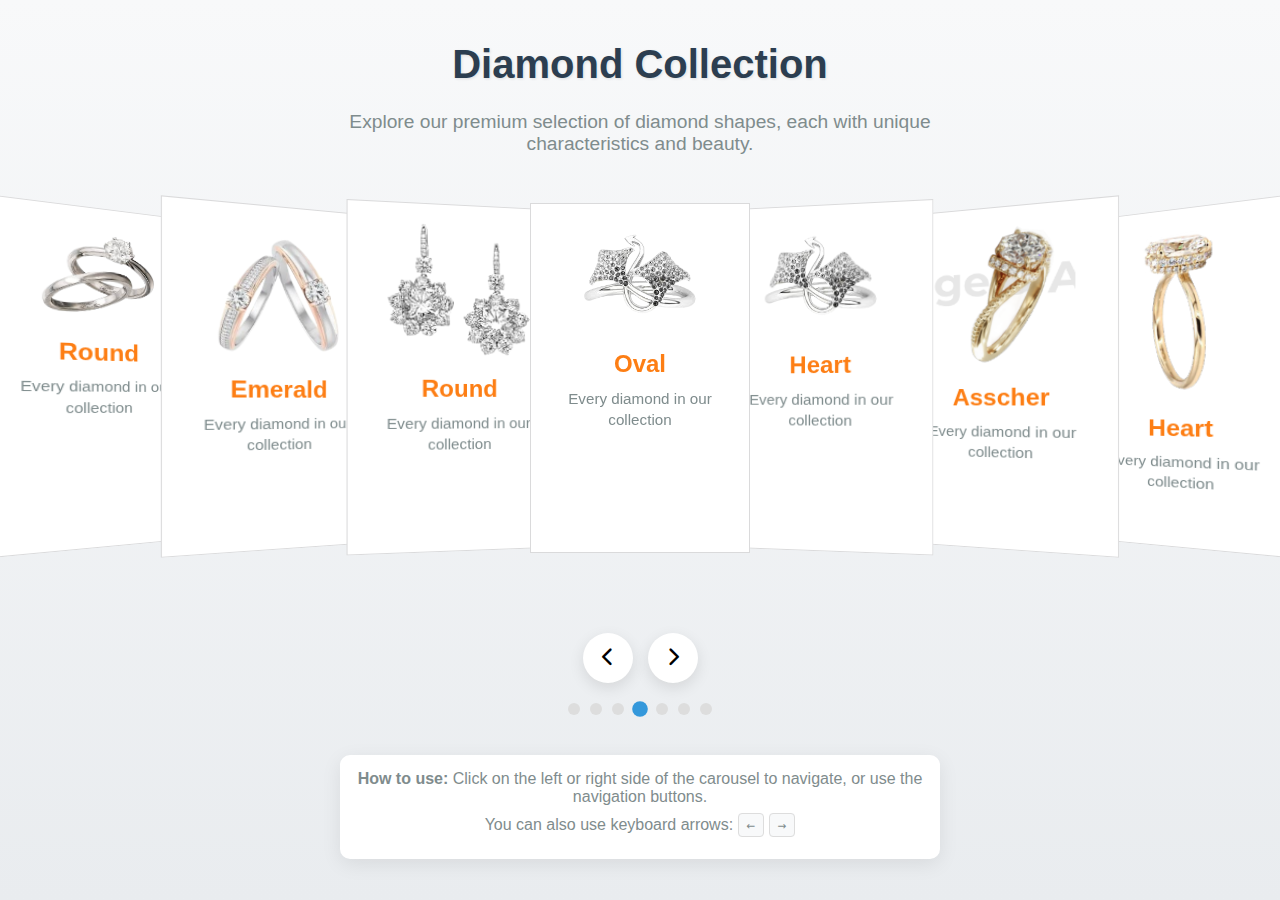
<file: cards.html>
<!DOCTYPE html>
<html lang="en">
<head>
    <meta charset="UTF-8">
    <meta name="viewport" content="width=device-width, initial-scale=1.0">
    <title>3D Diamond Carousel</title>
    <link rel="stylesheet" href="https://cdnjs.cloudflare.com/ajax/libs/font-awesome/6.4.0/css/all.min.css">
    <style>
        * {
            margin: 0;
            padding: 0;
            box-sizing: border-box;
        }
        
        body {
            font-family: 'Segoe UI', Tahoma, Geneva, Verdana, sans-serif;
            background: linear-gradient(to bottom, #f8f9fa, #e9ecef);
            min-height: 100vh;
            display: flex;
            justify-content: center;
            align-items: center;
            padding: 20px;
        }
        
        .container {
            max-width: 1200px;
            width: 100%;
            text-align: center;
        }
        
        .title {
            font-size: 2.5rem;
            font-weight: 700;
            margin-bottom: 1.5rem;
            color: #2c3e50;
            text-shadow: 1px 1px 3px rgba(0,0,0,0.1);
        }
        
        .subtitle {
            font-size: 1.2rem;
            color: #7f8c8d;
            margin-bottom: 3rem;
            max-width: 600px;
            margin-left: auto;
            margin-right: auto;
        }
        
        .carousel-container {
            position: relative;
            width: 100%;
            height: 400px;
            margin: 0 auto;
            perspective: 1000px;
        }
        
        .carousel {
            position: relative;
            width: 100%;
            height: 100%;
            transform-style: preserve-3d;
            transition: transform 0.8s cubic-bezier(0.17, 0.67, 0.83, 0.67);
        }
        
        .card {
            position: absolute;
            width: 220px;
            height: 350px;
            background: white;
            /* border-radius: 12px; */
            border:#dadadb solid 1px;
            display: flex;
            flex-direction: column;
            align-items: center;
            justify-content: flex-start;
            padding: 20px;
            transition: all 0.5s ease;
            backface-visibility: hidden;
            cursor: pointer;
            left: 0;
            right: 0;
            margin: 0 auto;
            /* -webkit-box-reflect: below 0 linear-gradient(transparent, transparent, rgba(0,0,0,0.4)); */
        }
        
        .card-img {
            max-width: 80%;
            height: auto;
            margin-bottom: 20px;
        }
        
        .card-title {
            font-weight: 600;
            font-size: 1.5rem;
            margin-bottom: 10px;
            color: #fd7e14;
        }
        
        .card-desc {
            color: #7f8c8d;
            font-size: 0.95rem;
            text-align: center;
            line-height: 1.4;
            padding: 0 10px;
        }
        
        .navigation {
            margin-top: 30px;
            display: flex;
            justify-content: center;
            gap: 15px;
        }
        
        .nav-btn {
            width: 50px;
            height: 50px;
            border-radius: 50%;
            background: white;
            border: none;
            box-shadow: 0 5px 15px rgba(0, 0, 0, 0.1);
            display: flex;
            align-items: center;
            justify-content: center;
            cursor: pointer;
            transition: all 0.3s ease;
            font-size: 1.2rem;
        }
        
        .nav-btn:hover {
            background: #3498db;
            color: white;
            transform: scale(1.1);
        }
        
        .dots {
            display: flex;
            justify-content: center;
            margin-top: 20px;
            gap: 10px;
        }
        
        .dot {
            width: 12px;
            height: 12px;
            border-radius: 50%;
            background: #ddd;
            cursor: pointer;
            transition: all 0.3s ease;
        }
        
        .dot.active {
            background: #3498db;
            transform: scale(1.3);
        }
        
        .instructions {
            margin-top: 40px;
            padding: 15px;
            background: white;
            border-radius: 10px;
            box-shadow: 0 5px 20px rgba(0, 0, 0, 0.08);
            max-width: 600px;
            margin-left: auto;
            margin-right: auto;
        }
        
        .instructions p {
            color: #7f8c8d;
            margin-bottom: 10px;
        }
        
        .instructions kbd {
            background: #f8f9fa;
            padding: 3px 8px;
            border-radius: 4px;
            border: 1px solid #ddd;
            font-size: 0.9rem;
        }
        
        @media (max-width: 768px) {
            .title {
                font-size: 2rem;
            }
            
            .subtitle {
                font-size: 1rem;
            }
            
            .carousel-container {
                height: 350px;
            }
            
            .card {
                width: 180px;
                height: 300px;
            }
            
            .card-img {
                max-width: 70%;
            }
            
            .card-title {
                font-size: 1.3rem;
            }
        }
    </style>
</head>
<body>
    <div class="container">
        <h1 class="title">Diamond Collection</h1>
        <p class="subtitle">Explore our premium selection of diamond shapes, each with unique characteristics and beauty.</p>
        
        <div class="carousel-container">
            <div class="carousel" id="carousel">
                <!-- Cards will be dynamically inserted here -->
            </div>
        </div>
        
        <div class="navigation">
            <button class="nav-btn" id="prevBtn">
                <i class="fas fa-chevron-left"></i>
            </button>
            <button class="nav-btn" id="nextBtn">
                <i class="fas fa-chevron-right"></i>
            </button>
        </div>
        
        <div class="dots" id="dots">
            <!-- Dots will be dynamically inserted here -->
        </div>
        
        <div class="instructions">
            <p><strong>How to use:</strong> Click on the left or right side of the carousel to navigate, or use the navigation buttons.</p>
            <p>You can also use keyboard arrows: <kbd>←</kbd> <kbd>→</kbd></p>
        </div>
    </div>

    <script>
        document.addEventListener('DOMContentLoaded', function() {
            const carousel = document.getElementById('carousel');
            const dotsContainer = document.getElementById('dots');
            const prevBtn = document.getElementById('prevBtn');
            const nextBtn = document.getElementById('nextBtn');
            
            // Card data matching the image
            const cardData = [
                { title: "Round", desc: "Every diamond in our collection", img: "card1.png" },
                { title: "Emerald", desc: "Every diamond in our collection", img: "card2.png" },
                { title: "Round", desc: "Every diamond in our collection", img: "card3.png" },
                { title: "Oval", desc: "Every diamond in our collection", img: "card4.png" },
                { title: "Heart", desc: "Every diamond in our collection", img: "card4.png" },
                { title: "Asscher", desc: "Every diamond in our collection", img: "ring1.png" },
                { title: "Heart", desc: "Every diamond in our collection", img: "ring2.png" }
            ];
            
            let currentIndex = Math.floor(cardData.length / 2); // Start with middle card centered
            const totalCards = cardData.length;
            const visibleCards = 7; // Show all 7 cards
            
            // Initialize carousel
            function initCarousel() {
                // Create cards
                carousel.innerHTML = '';
                cardData.forEach((data, index) => {
                    const card = document.createElement('div');
                    card.className = 'card';
                    card.innerHTML = `
                        <img src="${data.img}" class="card-img" alt="${data.title}">
                        <h3 class="card-title">${data.title}</h3>
                        <p class="card-desc">${data.desc}</p>
                    `;
                    carousel.appendChild(card);
                });
                
                // Create dots
                dotsContainer.innerHTML = '';
                for (let i = 0; i < totalCards; i++) {
                    const dot = document.createElement('div');
                    dot.className = 'dot';
                    if (i === currentIndex) dot.classList.add('active');
                    dot.addEventListener('click', () => {
                        goToCard(i);
                    });
                    dotsContainer.appendChild(dot);
                }
                
                positionCards();
            }
            
            // Position cards in 3D space
            // Position cards in 3D space
function positionCards() {
    const cards = document.querySelectorAll('.card');
    const centerIndex = Math.floor(visibleCards / 2);
    
    cards.forEach((card, index) => {
        // Calculate position relative to center
        let position = index - currentIndex;
        
        // Handle wrapping for circular carousel (shortest path)
        if (position < -totalCards / 2) position += totalCards;
        if (position > totalCards / 2) position -= totalCards;
        
        // Calculate properties based on position
        const absPos = Math.abs(position);
        const zIndex = visibleCards - absPos;
        const scale = 1 - absPos * 0.01; // Reduced scaling factor for subtler height variation
        const offsetX = position * 180; // Adjusted for overlap
        const rotateDeg = -position * 15; // Tilt for 3D plane effect
        const zTranslate = -absPos * 0; // Subtle depth
        
        // Apply styles
        card.style.opacity = '1';
        card.style.zIndex = zIndex;
        card.style.pointerEvents = 'all';
        card.style.transform = `translate3d(${offsetX}px, 0, ${zTranslate}px) rotateY(${rotateDeg}deg) scale(${scale})`;
        
        // Add active class to center card
        if (position === 0) {
            card.classList.add('active');
        } else {
            card.classList.remove('active');
        }
    });
    
    updateDots();
}
            // Update dot indicators
            function updateDots() {
                const dots = document.querySelectorAll('.dot');
                dots.forEach((dot, index) => {
                    dot.classList.toggle('active', index === currentIndex);
                });
            }
            
            // Go to specific card
            function goToCard(index) {
                currentIndex = index;
                positionCards();
            }
            
            // Next card
            function nextCard() {
                currentIndex = (currentIndex + 1) % totalCards;
                positionCards();
            }
            
            // Previous card
            function prevCard() {
                currentIndex = (currentIndex - 1 + totalCards) % totalCards;
                positionCards();
            }
            
            // Click on carousel container to navigate
            carousel.parentElement.addEventListener('click', (e) => {
                const rect = carousel.parentElement.getBoundingClientRect();
                const clickX = e.clientX - rect.left;
                const width = rect.width;
                
                if (clickX < width / 3) {
                    // Clicked on left third
                    prevCard();
                } else if (clickX > (width / 3) * 2) {
                    // Clicked on right third
                    nextCard();
                }
            });
            
            // Keyboard navigation
            document.addEventListener('keydown', (e) => {
                if (e.key === 'ArrowLeft') {
                    prevCard();
                } else if (e.key === 'ArrowRight') {
                    nextCard();
                }
            });
            
            // Button event listeners
            prevBtn.addEventListener('click', prevCard);
            nextBtn.addEventListener('click', nextCard);
            
            // Initialize the carousel
            initCarousel();
            
            // Auto rotation
            let autoRotate = setInterval(nextCard, 4000);
            
            // Pause auto rotation on hover
            carousel.addEventListener('mouseenter', () => {
                clearInterval(autoRotate);
            });
            
            carousel.addEventListener('mouseleave', () => {
                autoRotate = setInterval(nextCard, 4000);
            });
        });
    </script>
</body>
</html>
</file>
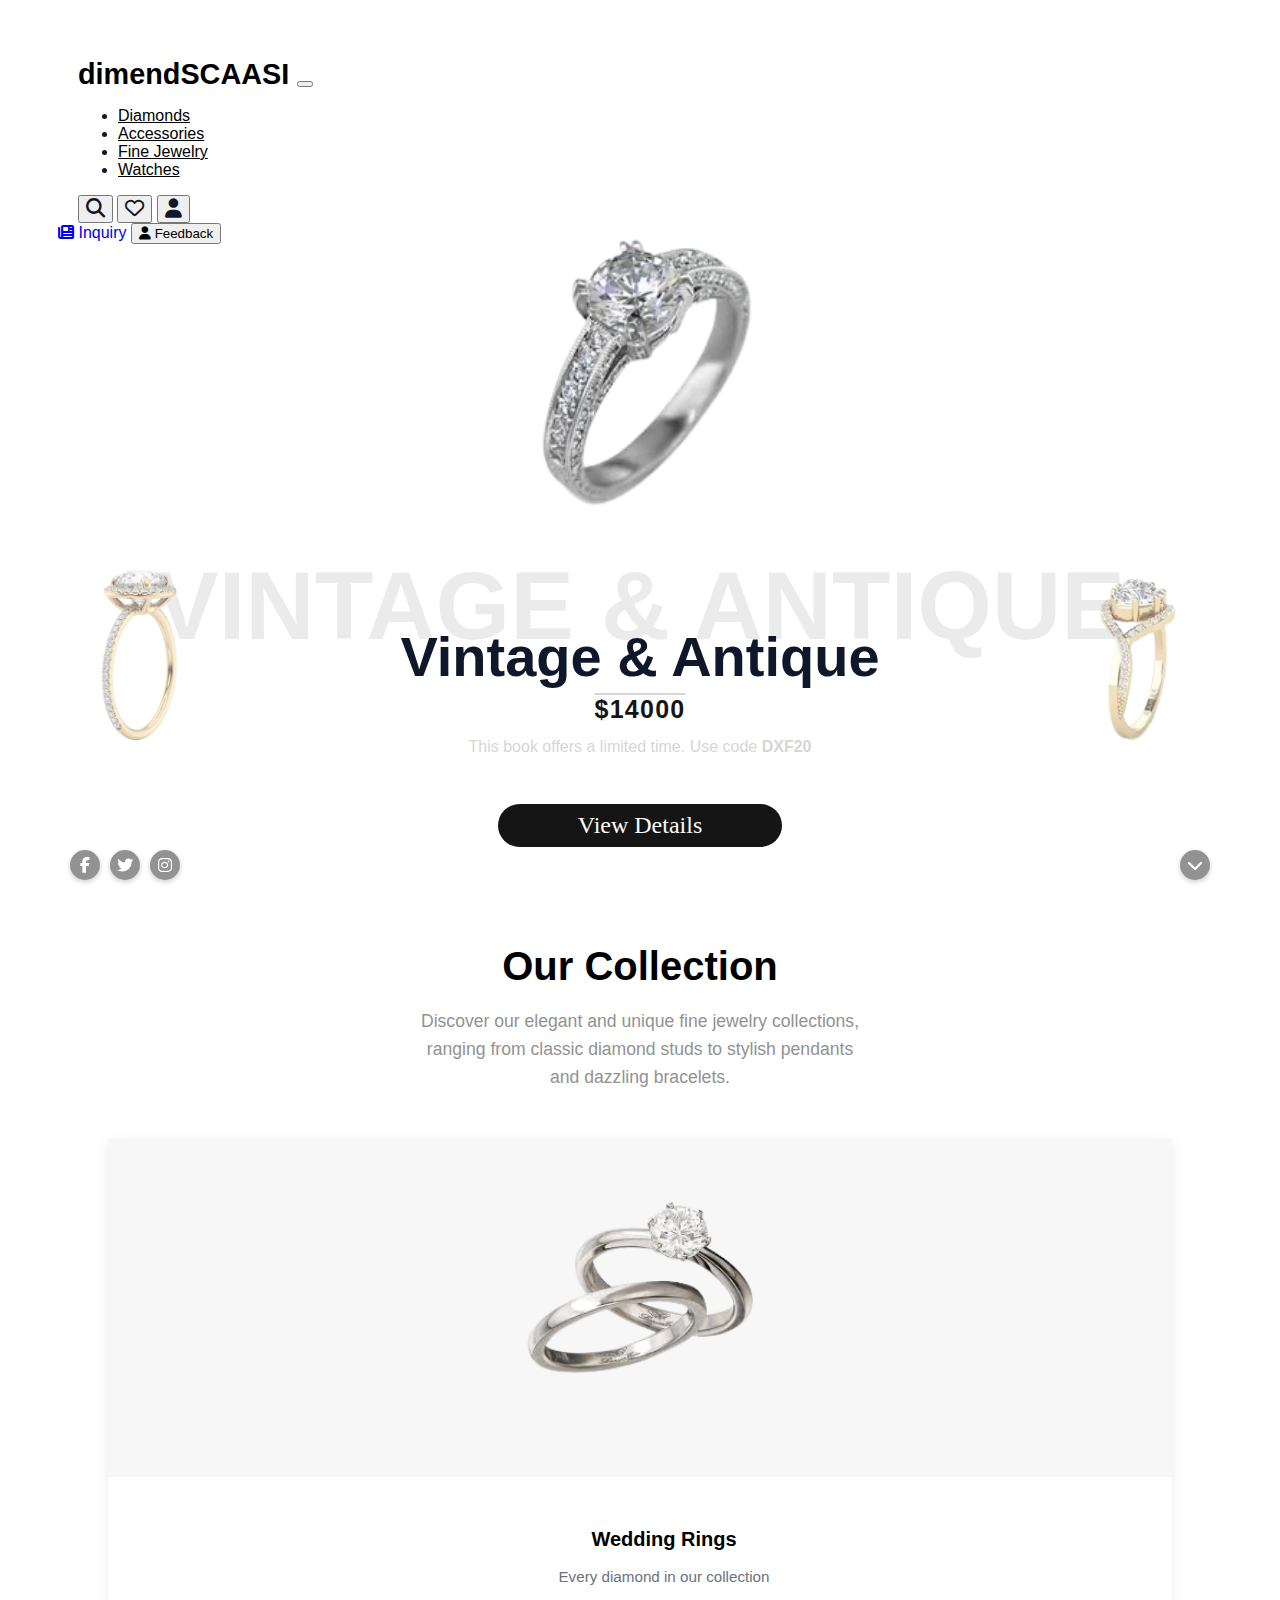
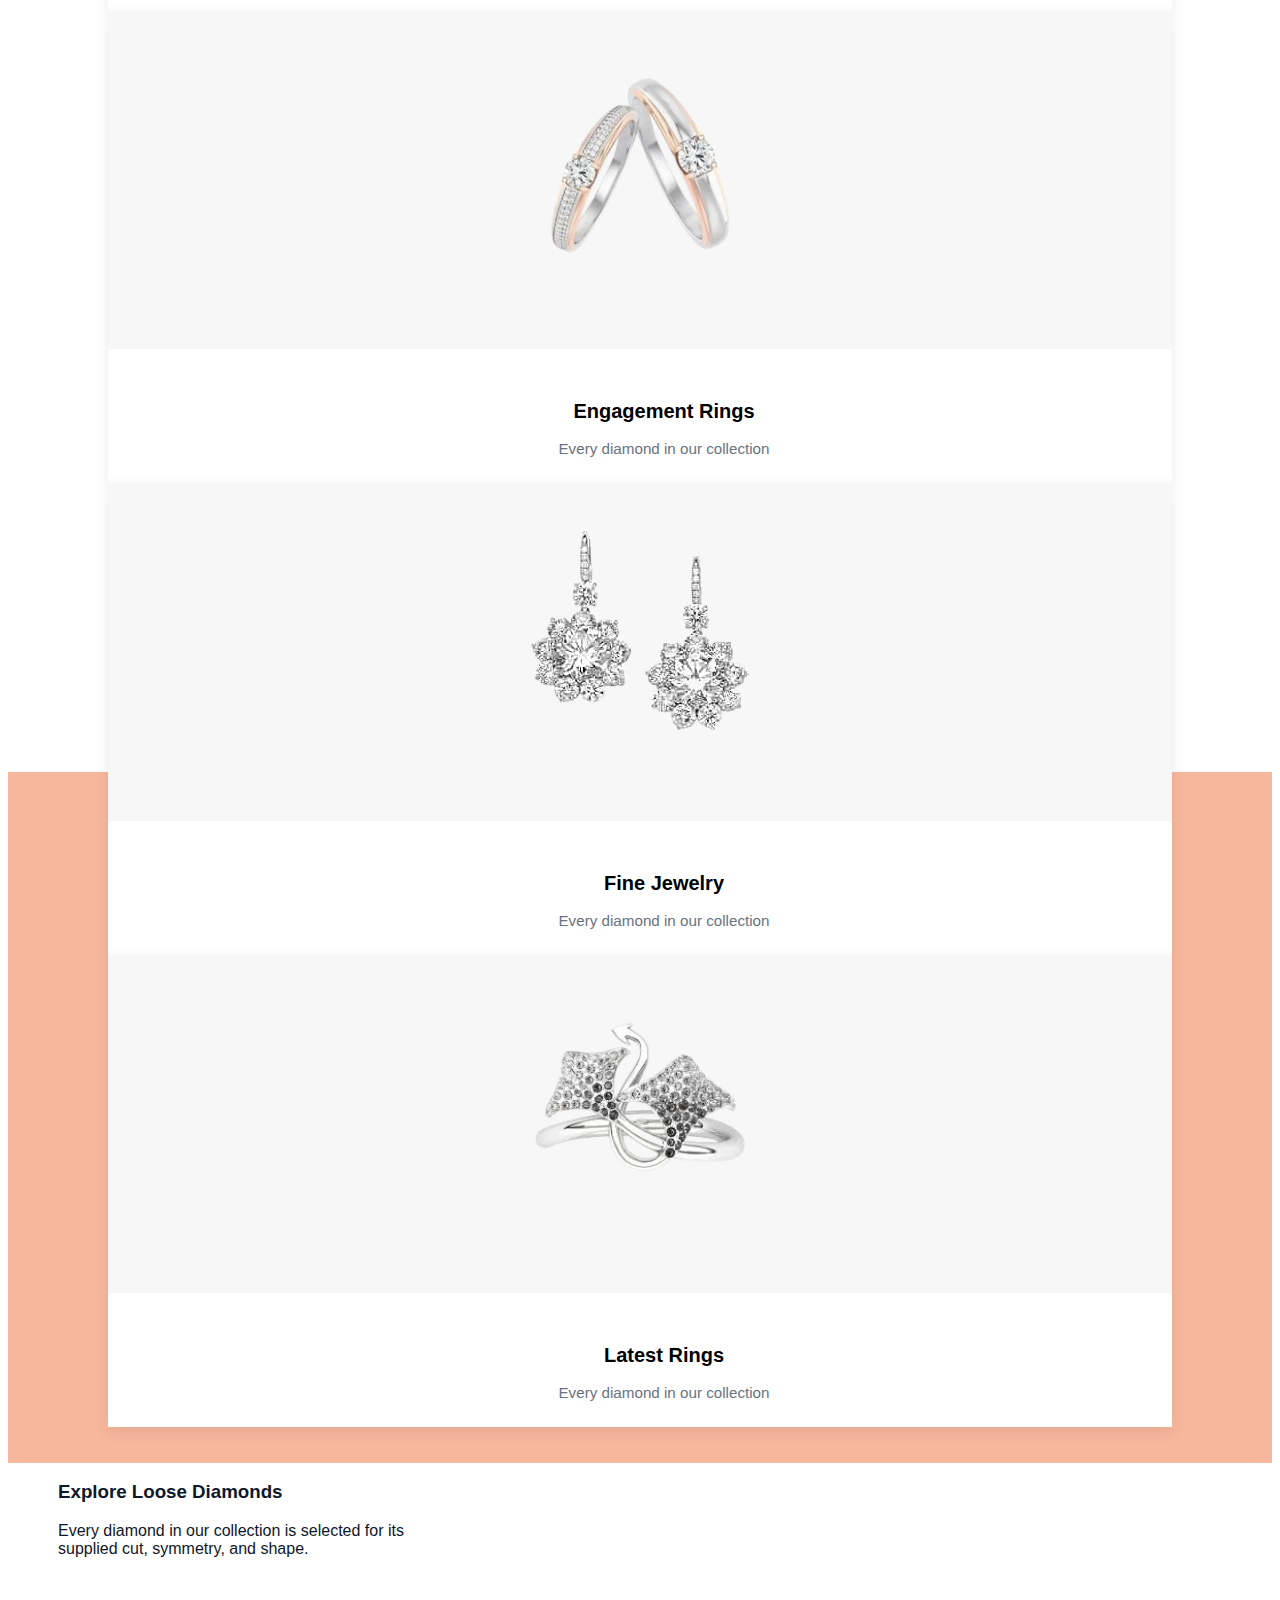
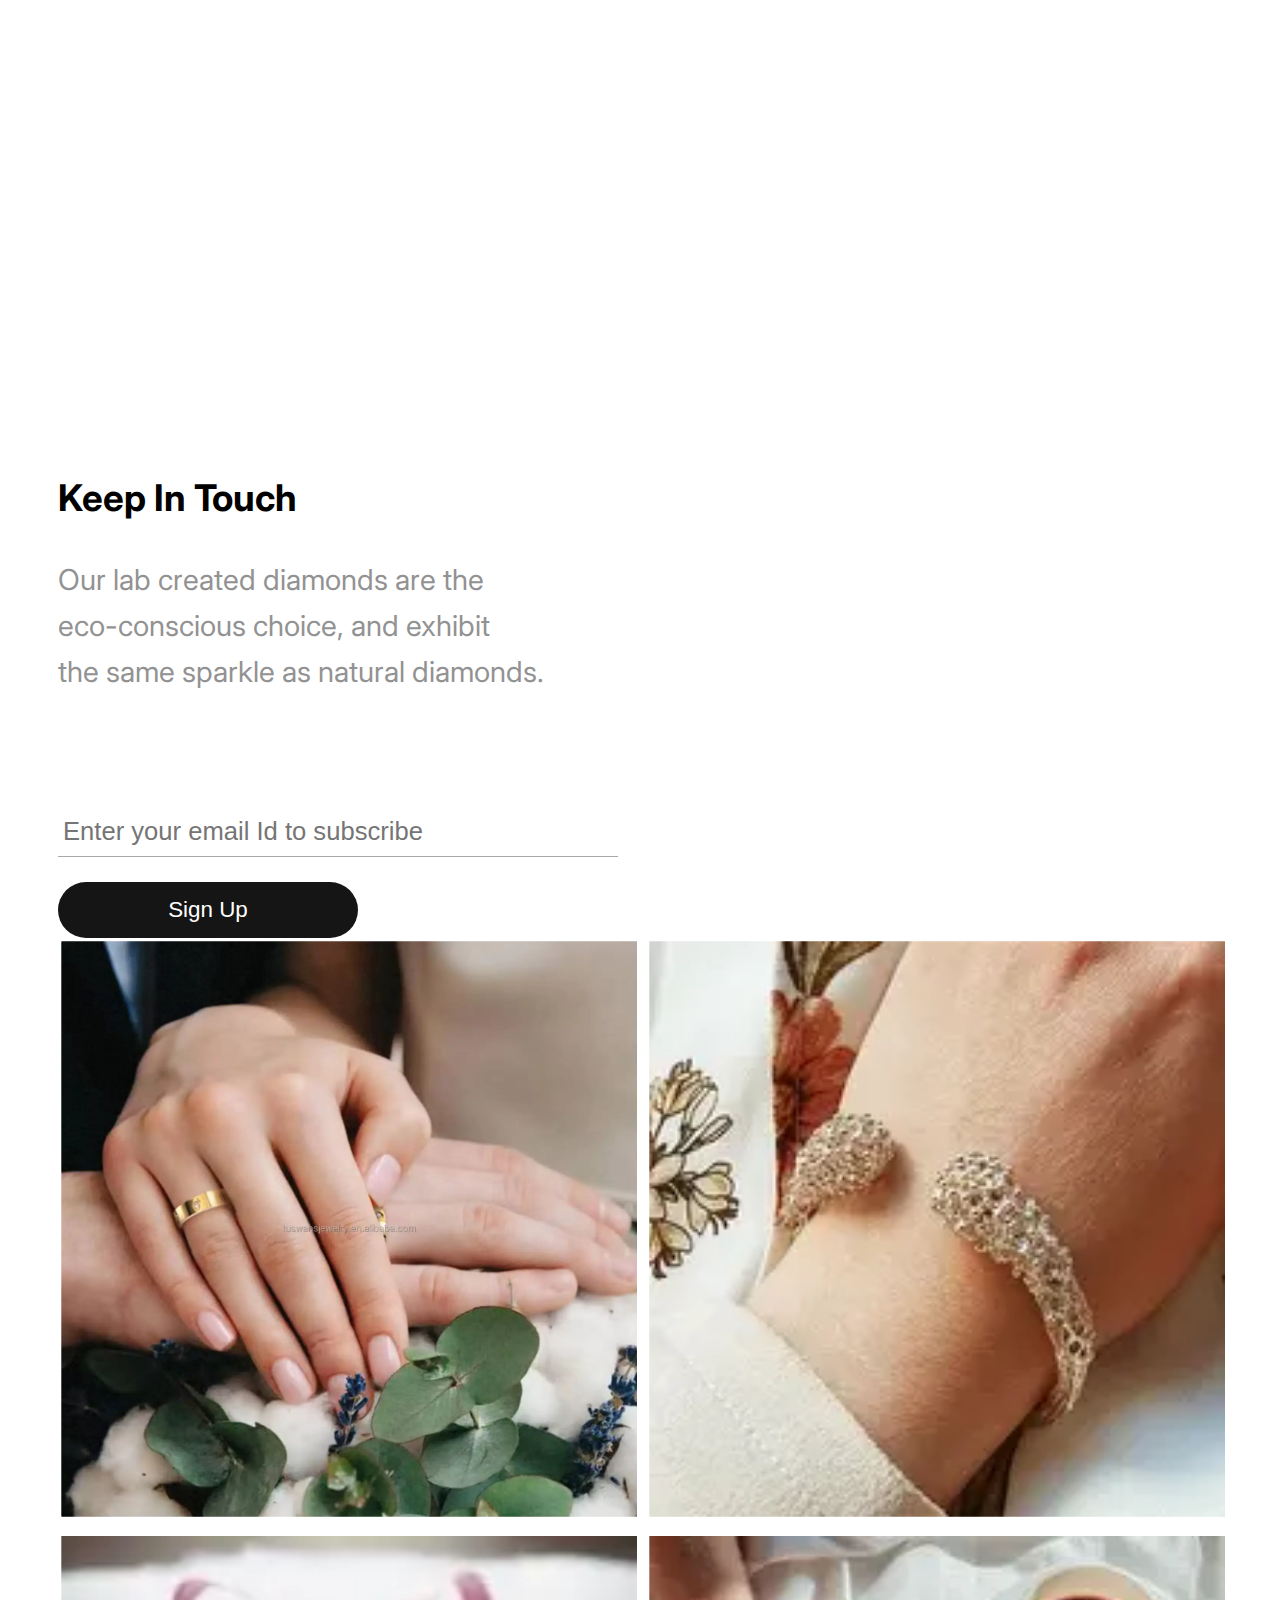
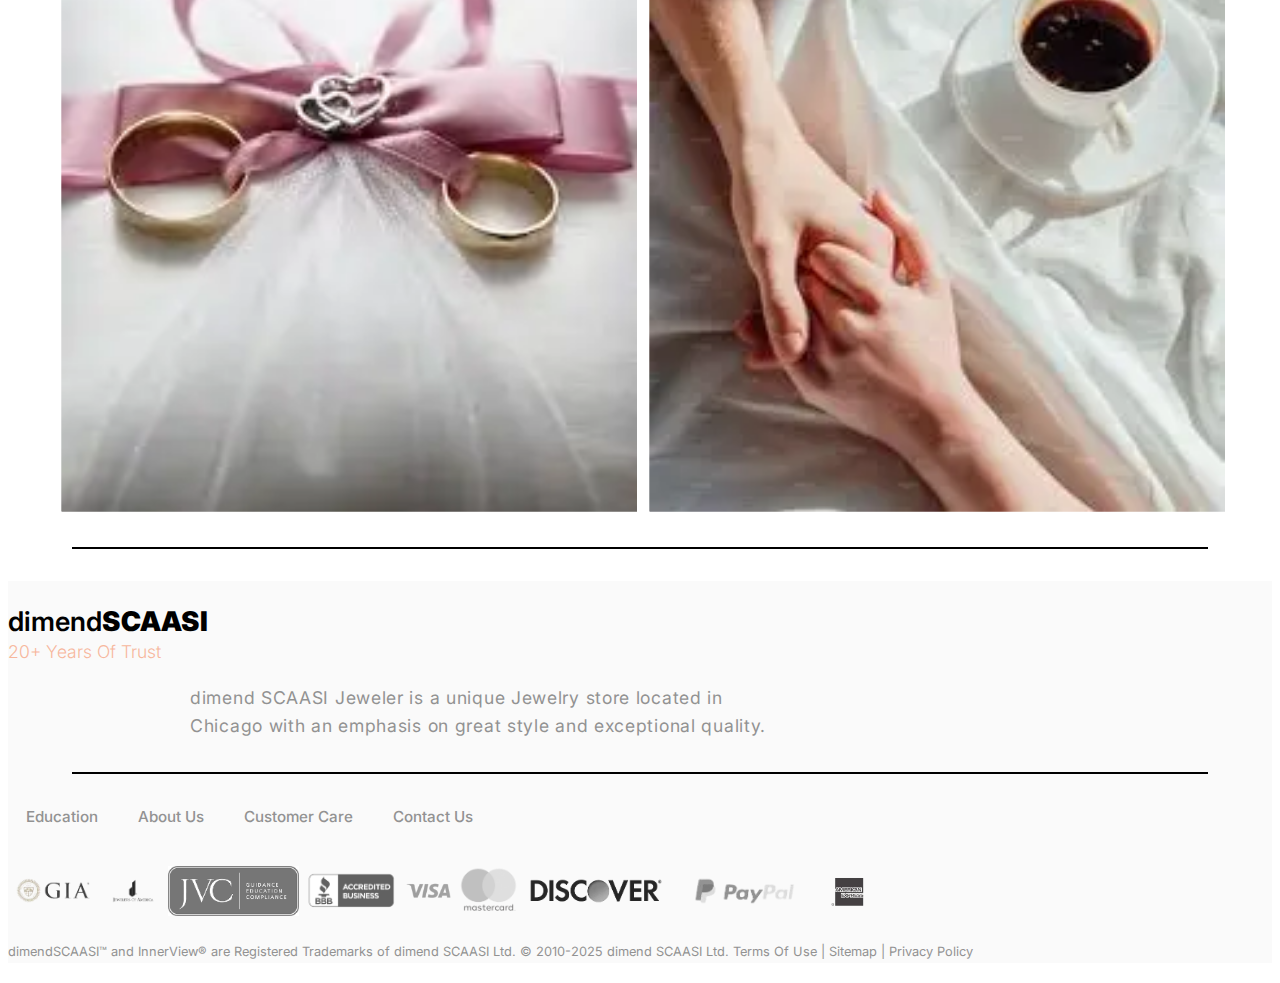
<file: main.html>
<!doctype html>
<html lang="en">

<head>
  <meta charset="utf-8" />
  <meta name="viewport" content="width=device-width, initial-scale=1" />
  <meta name="description"
    content="Dimend SCAASI offers vintage & antique jewelry, diamonds, fine jewelry and watches. Explore our collection of engagement rings, wedding rings and luxury accessories.">
  <title>dimendSCAASI — Vintage & Antique</title>

  <!-- Bootstrap CSS -->
  <link href="https://cdn.jsdelivr.net/npm/bootstrap@5.3.8/dist/css/bootstrap.min.css" rel="stylesheet"
    integrity="sha384-sRIl4kxILFvY47J16cr9ZwB07vP4J8+LH7qKQnuqkuIAvNWLzeN8tE5YBujZqJLB" crossorigin="anonymous">

  <link rel="stylesheet" href="https://cdnjs.cloudflare.com/ajax/libs/font-awesome/6.4.0/css/all.min.css">

  <!-- Custom CSS -->
  <link rel="stylesheet" href="styles.css" />

  <!-- Inter font -->
  <link href="https://fonts.googleapis.com/css2?family=Inter:wght@300;400;600;700;900&display=swap" rel="stylesheet">
</head>

<body>
  <a href="#hero-content" class="skip-link">Skip to main content</a>
  <!-- NAVBAR -->
  <nav class="navbar navbar-expand-lg navbar-light bg-white">
    <div class="container">
      <!-- Brand on the left -->
      <a class="navbar-brand brand" href="#">
        dimend<span class="brand-strong fw-bolder"><b>SCAASI</b></span>
      </a>

      <!-- Centered navigation (will collapse on mobile) -->
      <button class="navbar-toggler" type="button" data-bs-toggle="collapse" data-bs-target="#navbarContent"
        aria-controls="navbarContent" aria-expanded="false" aria-label="Toggle navigation">
        <span class="navbar-toggler-icon"></span>
      </button>

      <div class="collapse navbar-collapse" id="navbarContent">
        <!-- Centered navigation items -->
        <ul class="navbar-nav mx-auto mb-2 mb-lg-0 gap-3">
          <li class="nav-item">
            <a class="nav-link" href="#diamonds">Diamonds</a>
          </li>
          <li class="nav-item">
            <a class="nav-link" href="#accessories">Accessories</a>
          </li>
          <li class="nav-item">
            <a class="nav-link" href="#fine-jewelry">Fine Jewelry</a>
          </li>
          <li class="nav-item">
            <a class="nav-link" href="#watches">Watches</a>
          </li>
        </ul>

        <!-- Icons on the right -->
        <div class="d-flex">
          <button class="btn btn-link" aria-label="Search">
            <i class="fas fa-search"></i>
          </button>
          <button class="btn btn-link" aria-label="Favorites">
            <i class="far fa-heart"></i>
          </button>
          <button class="btn btn-link" aria-label="Account">
            <i class="fas fa-user"></i>
          </button>
        </div>

      </div>
    </div>
  </nav>
  <!-- In the navbar section, modify the inquiry button -->
  <div class="container d-flex justify-content-between mt-1 mb-0 align-items-center p-80 d-none d-md-flex">
    <!-- Left button: Inquiry - Now links to the Keep In Touch section -->
    <a href="#keep-in-touch" class="btn btn-link text-dark p-0 d-flex align-items-center gap-2 text-decoration-none"
      aria-label="Inquiry form">
      <i class="fas fa-newspaper"></i>
      <span>Inquiry</span>
    </a>

    <!-- Right button: Feedback -->
    <button class="btn btn-link text-dark p-0 d-flex align-items-center gap-2" aria-label="Feedback">
      <i class="fas fa-user"></i>
      <span>Feedback</span>
    </button>
  </div>


  <!-- HERO -->
  <header class="hero" role="banner" id="hero-content">
    <div class="container text-center">
      <!-- Ring Carousel - Placed first to appear above text -->
      <div class="ring-stage" id="ringStage" role="list" aria-label="Featured rings carousel">
        <div class="ring-bg-title" id="ringBgTitle">Vintage & Antique</div>
        <div class="ring-item side-left" role="img" aria-label="Vintage and antique diamond ring" data-idx="0"
          data-title="Vintage & Antique" data-price="$14000"
          data-desc="This book offers a limited time. <br> Use code DXF20">
          <img src="images/ring-1.webp" alt="Ring 1">
        </div>
        <div class="ring-item center" role="img" aria-label="Hidden halo diamond ring" data-idx="1"
          data-title="Hidden Halo" data-price="$5200" data-desc="Classic hidden halo design, elegant and timeless.">
          <img src="images/ring-2.webp" alt="Ring 2">
        </div>
        <div class="ring-item side-right" role="img" aria-label="Oval cut diamond ring" data-idx="2"
          data-title="Oval Cut" data-price="$6100" data-desc="Stylish oval cut diamond with stunning brilliance.">
          <img src="images/ring-3.webp" alt="Ring 3">
        </div>
      </div>

      <!-- Text content below the images -->
      <h1 class="title" id="ringTitle">Vintage & Antique</h1>
      <div class="price" id="ringPrice">$14000</div>
      <p class="lead text-muted" id="ringDesc">This book offers a limited time. Use code <strong><b>DXF20</b></strong>
      </p>
      <a href="#collections" class="btn btn-dark view-detail">View Details</a>
      <div class="social-buttons">
        <a href="#" class="social-btn facebook" aria-label="Visit our Facebook page"><i
            class="fab fa-facebook-f"></i></a>
        <a href="#" class="social-btn twitter" aria-label="Visit our Twitter page"><i class="fab fa-twitter"></i></a>
        <a href="#" class="social-btn instagram" aria-label="Visit our Instagram page"><i
            class="fab fa-instagram"></i></a>
      </div>

      <!-- Scroll arrow -->
      <div class="scroll-arrow">
        <i class="fas fa-chevron-down"></i>
      </div>
      <!-- Our Collection Section -->
      <section class="collections-section">
        <div class="container">
          <h2 class="collections-title text-center">Our Collection</h2>
          <p class="collections-description text-center">Discover our elegant and unique fine jewelry
            collections,<br>ranging from classic diamond studs to stylish pendants<br>and dazzling bracelets.</p>

          <div class="row collection-cards">
            <!-- Wedding Rings Card -->
            <div class="col-md-3 col-6 mb-4">
              <div class="collection-card">
                <div class="card-image-c">
                  <img src="images/card1.webp" alt="Wedding Rings" class="img-fluid">
                </div>
                <div class="card-content">
                  <h4 class="card-tit">Wedding Rings</h4>
                  <p class="card-text">Every diamond in our collection</p>
                </div>
              </div>
            </div>

            <!-- Engagement Rings Card -->
            <div class="col-md-3 col-6 mb-4">
              <div class="collection-card">
                <div class="card-image-c">
                  <img src="images/card2.webp" alt="Engagement Rings" class="img-fluid">
                </div>
                <div class="card-content">
                  <h4 class="card-tit">Engagement Rings</h4>
                  <p class="card-text">Every diamond in our collection</p>
                </div>
              </div>
            </div>

            <!-- Fine Jewelry Card -->
            <div class="col-md-3 col-6 mb-4">
              <div class="collection-card">
                <div class="card-image-c">
                  <img src="images/card3.webp" alt="Fine Jewelry" class="img-fluid">
                </div>
                <div class="card-content">
                  <h4 class="card-tit">Fine Jewelry</h4>
                  <p class="card-text">Every diamond in our collection</p>
                </div>
              </div>
            </div>

            <!-- Latest Rings Card -->
            <div class="col-md-3 col-6 mb-4">
              <div class="collection-card">
                <div class="card-image-c">
                  <img src="images/card4.webp" alt="Latest Rings" class="img-fluid">
                </div>
                <div class="card-content">
                  <h4 class="card-tit">Latest Rings</h4>
                  <p class="card-text">Every diamond in our collection</p>
                </div>
              </div>
            </div>
          </div>
        </div>
      </section>
    </div>
  </header>
  <main id="main" role="main">
  <!-- LOOSE DIAMONDS -->
  <!-- 3D DIAMOND CAROUSEL -->
  <section id="loose-diamonds" class="py-5">
    <div class="container text-center">
      <h3 class="mb-3 mt-5"><b>Explore Loose Diamonds</b></h3>
      <p class="text-muted mb-4">Every diamond in our collection is selected for its <br>supplied cut, symmetry, and shape.
      </p>

      <div class="carousel-container">
        <div class="carousel" id="carousel">
          <!-- Cards will be dynamically inserted here -->
        </div>
      </div>

      <div class="navigation">
        <button class="nav-btn" id="prevBtn">
          <i class="fas fa-chevron-left"></i>
        </button>
        <button class="nav-btn" id="nextBtn">
          <i class="fas fa-chevron-right"></i>
        </button>
      </div>

      <div class="dots" id="dots">
        <!-- Dots will be dynamically inserted here -->
      </div>
    </div>
  </section>

  <div class="container1">
    <div class="container py-5">

      <!-- Top Section: Keep In Touch + Images -->
      <div class="row align-items-start g-4 mb-5">

        <!-- Left: Keep In Touch -->
        <div class="col-md-6" id="keep-in-touch">
          <h3 class="fw-bold mb-3">Keep In Touch</h3>
          <p class="text-muted mb-4">
            Our lab created diamonds are the <br> eco-conscious choice, and exhibit <br>the same sparkle as natural
            diamonds.
          </p>
          
          <form id="subscribeForm" class="subscribe-form">
            <input type="email" id="subscriberEmail" placeholder="Enter your email Id to subscribe" required>
            <button type="submit">Sign Up</button>
          </form>
        </div>

        <!-- Right: Image Grid -->
        <div class="col-md-6">
          <div class="image-grid">
            <img src="images/img1.webp" alt="Jewelry 1">
            <img src="images/img2.webp" alt="Jewelry 2">
            <img src="images/img3.webp" alt="Jewelry 3">
            <img src="images/img4.webp" alt="Jewelry 4">
          </div>
        </div>
      </div>
    </div>
    <hr>
    </main>
    <!-- FOOTER -->
    <!-- FOOTER -->
    <footer class="footer" role="contentinfo">
      <!-- Middle Section: Brand -->
      <div class="text-center my-5">
        <a class="navbar-brand brand" href="#">
          dimend<span class="brand-strong fw-bolder"><b>SCAASI</b></span>
        </a>
        <p class="text-danger small">20+ Years Of Trust</p>
        <p class="text-muted">
          dimend SCAASI Jeweler is a unique Jewelry store located in <br>Chicago with an emphasis on great style
          and exceptional quality.
        </p>
      </div>

      <hr>

      <!-- Bottom Section: Links + Logos -->
      <div class="text-center">
        <div class="footer-links mb-4">
          <a href="#">Education</a>
          <a href="#">About Us</a>
          <a href="#">Customer Care</a>
          <a href="#">Contact Us</a>
        </div>

        <div class="footer-logos mb-4 gap-1">
          <img src="images/logos/gia.webp" alt="GIA">
          <img src="images/logos/jewel.webp" alt="Jewelers of America">
          <img src="images/logos/jvc.webp" alt="JVC">
          <img src="images/logos/bbb.webp" alt="BBB">
          <img src="images/logos/visa.webp" alt="Visa">
          <img src="images/logos/master.webp" alt="MasterCard">
          <img src="images/logos/discover.webp" alt="Discover">
          <img src="images/logos/paypal.webp" alt="PayPal">
          <img src="images/logos/american.webp" alt="American Express">
        </div>

        <p class="small mb-0">
          dimendSCAASI™ and InnerView® are Registered Trademarks of dimend SCAASI Ltd.
          © 2010-2025 dimend SCAASI Ltd. Terms Of Use | Sitemap | Privacy Policy
        </p>
      </div>
  </div>
  </footer>


  <!-- Bootstrap JS -->
  <script src="https://cdn.jsdelivr.net/npm/bootstrap@5.3.8/dist/js/bootstrap.bundle.min.js"></script>
  <script src="script.js"></script>
</body>

</html>
</file>
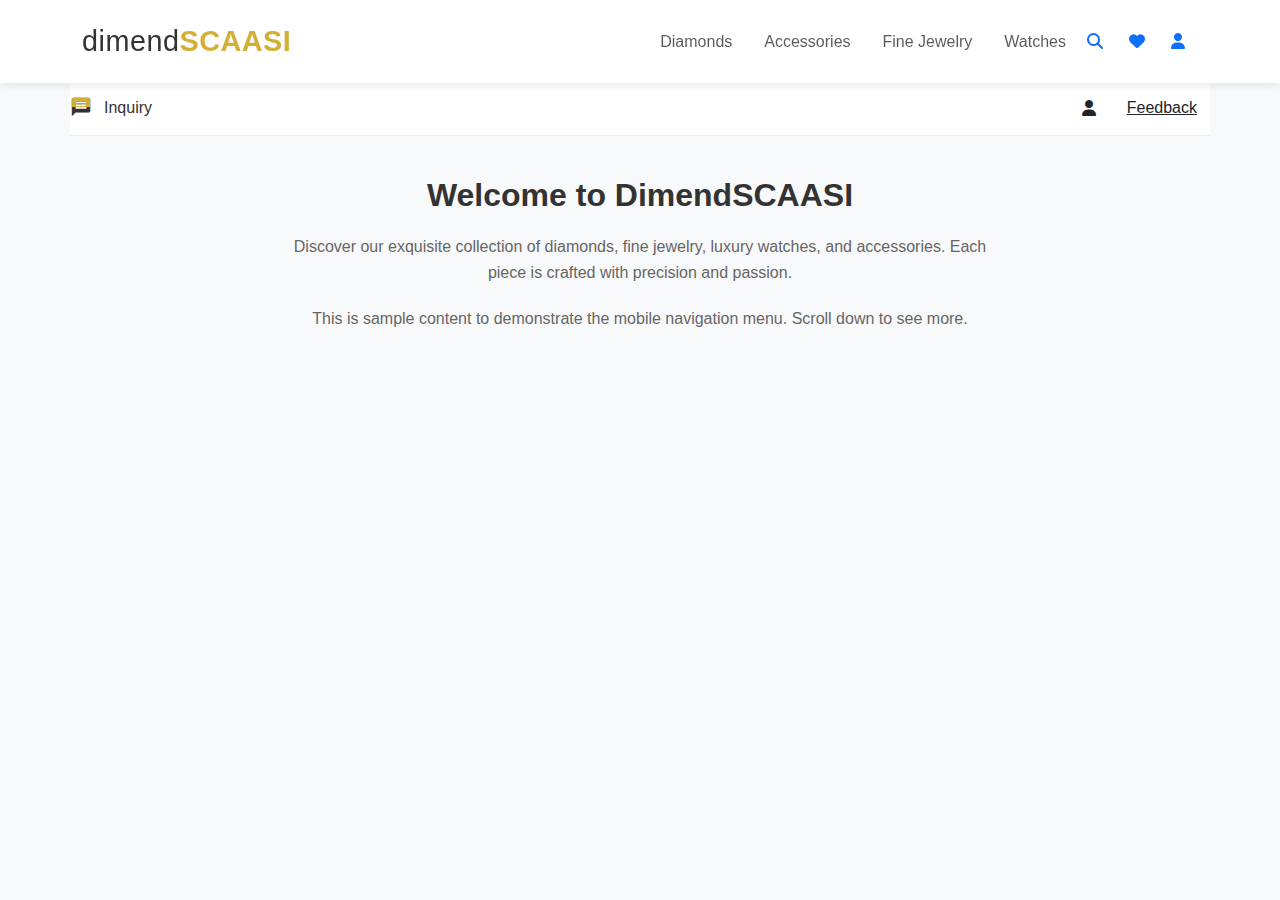
<file: new.html>
<!DOCTYPE html>
<html lang="en">

<head>
    <meta charset="UTF-8">
    <meta name="viewport" content="width=device-width, initial-scale=1.0">
    <title>DimendSCAASI - Luxury Jewelry</title>
    <link href="https://cdn.jsdelivr.net/npm/bootstrap@5.3.0/dist/css/bootstrap.min.css" rel="stylesheet">
    <link rel="stylesheet" href="https://cdnjs.cloudflare.com/ajax/libs/font-awesome/6.4.0/css/all.min.css">
    <link href="https://fonts.googleapis.com/icon?family=Material+Icons" rel="stylesheet">
    <style>
        * {
            margin: 0;
            padding: 0;
            box-sizing: border-box;
        }

        body {
            font-family: 'Helvetica Neue', Arial, sans-serif;
            background-color: #f8f9fa;
            color: #333;
            padding-top: 80px;
        }

        /* Navigation styles */
        .navbar {
            box-shadow: 0 2px 10px rgba(0, 0, 0, 0.1);
            padding: 15px 0;
        }

        .navbar-brand {
            font-size: 1.8rem;
            letter-spacing: 0.5px;
            color: #333 !important;
        }

        .brand-strong {
            color: #d4af37 !important;
            font-weight: 800;
        }

        .nav2 {
            border-top: 1px solid #eee;
            border-bottom: 1px solid #eee;
            padding: 8px 0;
            background: white;
        }

        .inquiry-icon {
            position: relative;
            width: 24px;
            height: 24px;
            margin-right: 10px;
        }

        .base-icon,
        .overlay-icon {
            position: absolute;
            font-size: 22px;
        }

        .overlay-icon {
            color: #d4af37;
            clip-path: polygon(0 0, 100% 0, 100% 50%, 0 50%);
        }

        .inquiry-link {
            text-decoration: none;
            color: #333;
            display: flex;
            align-items: center;
            transition: color 0.3s;
        }

        .inquiry-link:hover {
            color: #d4af37;
        }

        .feed {
            width: 24px;
            height: 24px;
            display: flex;
            align-items: center;
            justify-content: center;
            margin-right: 10px;
        }

        /* Mobile menu styles */
        .mobile-menu-overlay {
            position: fixed;
            top: 0;
            left: 0;
            width: 100%;
            height: 100%;
            background-color: white;
            z-index: 1050;
            padding: 20px;
            transform: translateX(-100%);
            transition: transform 0.4s ease-in-out;
            overflow-y: auto;
            display: flex;
            flex-direction: column;
        }

        .mobile-menu-overlay.active {
            transform: translateX(0);
        }

        .mobile-menu-header {
            display: flex;
            justify-content: space-between;
            align-items: center;
            margin-bottom: 30px;
            padding-bottom: 15px;
            border-bottom: 1px solid #eee;
        }

        .close-menu {
            background: none;
            border: none;
            font-size: 1.8rem;
            cursor: pointer;
            color: #333;
            transition: color 0.3s;
        }

        .close-menu:hover {
            color: #d4af37;
        }

        .mobile-nav-item {
            padding: 18px 0;
            border-bottom: 1px solid #f5f5f5;
            display: flex;
            justify-content: space-between;
            align-items: center;
            cursor: pointer;
        }

        .mobile-nav-link {
            color: #333;
            text-decoration: none;
            font-size: 1.3rem;
            font-weight: 500;
            flex-grow: 1;
        }

        .dropdown-arrow {
            transition: transform 0.3s;
            color: #888;
        }

        .dropdown-arrow.rotated {
            transform: rotate(180deg);
        }

        .mobile-dropdown {
            max-height: 0;
            overflow: hidden;
            transition: max-height 0.4s ease-out;
            background-color: #f9f9f9;
            border-radius: 5px;
            margin: 5px 0 15px 0;
        }

        .mobile-dropdown.active {
            max-height: 500px;
        }

        .mobile-dropdown-item {
            padding: 14px 20px;
            border-bottom: 1px solid #f0f0f0;
        }

        .mobile-dropdown-link {
            color: #555;
            text-decoration: none;
            display: block;
            font-size: 1.1rem;
            transition: color 0.3s;
        }

        .mobile-dropdown-link:hover {
            color: #d4af37;
        }

        .divider {
            height: 1px;
            background-color: #eee;
            margin: 20px 0;
        }

        .mobile-extras {
            margin-top: 20px;
        }

        .mobile-extra-item {
            padding: 18px 0;
            display: flex;
            align-items: center;
            transition: background-color 0.3s;
            border-radius: 5px;
        }

        .mobile-extra-item:hover {
            background-color: #f9f9f9;
        }

        .mobile-extra-icon {
            margin-right: 20px;
            font-size: 1.5rem;
            width: 30px;
            text-align: center;
            color: #d4af37;
        }

        .mobile-extra-text {
            font-size: 1.3rem;
            color: #333;
            text-decoration: none;
            font-weight: 500;
        }

        /* Content styles */
        .content-section {
            padding: 40px 0;
            text-align: center;
        }

        .content-section h2 {
            color: #333;
            margin-bottom: 20px;
            font-weight: 600;
        }

        .content-section p {
            color: #666;
            max-width: 700px;
            margin: 0 auto 20px;
            line-height: 1.6;
        }

        /* Media queries */
        @media (max-width: 991px) {
            .desktop-only {
                display: none !important;
            }
        }

        @media (min-width: 992px) {
            .mobile-only {
                display: none !important;
            }

            .navbar-nav .nav-link {
                padding: 0.5rem 1rem;
                font-weight: 500;
            }

            .nav2 {
                display: flex !important;
            }
        }

        @media (max-width: 767px) and (min-width: 576px) {
            .navbar {
                margin: 10px 10px 0 10px;
                padding: 15px 15px 0 0;
                flex-wrap: nowrap;
            }

            .navbar-toggler {
                margin-left: 0;
                order: -1;
                margin-right: 15px;
                border: none;
                font-size: 1.5rem;
            }

            .navbar-brand {
                margin-left: 0;
                font-size: 1.5rem;
            }

            .nav2 {
                display: none !important;
            }
        }

        @media (max-width: 575px) {
            .navbar-toggler {
                border: none;
                font-size: 1.5rem;
            }

            .nav2 {
                display: none !important;
            }

            .mobile-nav-link {
                font-size: 1.2rem;
            }

            .mobile-extra-text {
                font-size: 1.2rem;
            }
        }
    </style>
</head>

<body>
    <!-- Desktop Navigation -->
    <nav class="navbar navbar-expand-lg navbar-light bg-white fixed-top">
        <div class="container">
            <!-- Brand -->
            <a class="navbar-brand brand" href="#">
                dimend<span class="brand-strong">SCAASI</span>
            </a>

            <!-- Desktop Navigation Items -->
            <div class="desktop-only">
                <button class="navbar-toggler" type="button" data-bs-toggle="collapse" data-bs-target="#navbarContent"
                    aria-controls="navbarContent" aria-expanded="false" aria-label="Toggle navigation">
                    <span class="navbar-toggler-icon"></span>
                </button>

                <div class="collapse navbar-collapse" id="navbarContent">
                    <ul class="navbar-nav mx-auto mb-2 mb-lg-0 gap-3">
                        <li class="nav-item">
                            <a class="nav-link" href="#diamonds">Diamonds</a>
                        </li>
                        <li class="nav-item">
                            <a class="nav-link" href="#accessories">Accessories</a>
                        </li>
                        <li class="nav-item">
                            <a class="nav-link" href="#fine-jewelry">Fine Jewelry</a>
                        </li>
                        <li class="nav-item">
                            <a class="nav-link" href="#watches">Watches</a>
                        </li>
                    </ul>

                    <div class="d-flex">
                        <button class="btn btn-link" aria-label="Search">
                            <i class="fas fa-search"></i>
                        </button>
                        <button class="btn btn-link" aria-label="Favorites">
                            <i class="fas fa-heart"></i>
                        </button>
                        <button class="btn btn-link" aria-label="Account">
                            <i class="fas fa-user"></i>
                        </button>
                    </div>
                </div>
            </div>

            <!-- Mobile Hamburger Button -->
            <button class="navbar-toggler mobile-only" type="button" id="mobileMenuButton">
                <span class="navbar-toggler-icon"></span>
            </button>
        </div>
    </nav>

    <!-- Second navigation bar -->
    <div class="container d-flex justify-content-between align-items-center desktop-only nav2">
        <a href="#keep-in-touch" class="inquiry-link">
            <div class="inquiry-icon">
                <span class="material-icons base-icon">message</span>
                <span class="material-icons overlay-icon">message</span>
            </div>
            <span class="inquiry-text">Inquiry</span>
        </a>

        <button class="btn btn-link text-dark d-flex align-items-center gap-3" aria-label="Feedback">
            <div class="feed"><i class="fas fa-user"></i></div>
            <span>Feedback</span>
        </button>
    </div>

    <!-- Full-screen mobile menu -->
    <div class="mobile-menu-overlay mobile-only" id="mobileMenu">
        <div class="mobile-menu-header">
            <a class="navbar-brand brand" href="#">
                dimend<span class="brand-strong">SCAASI</span>
            </a>
            <button class="close-menu" id="closeMenu">
                <i class="fas fa-times"></i>
            </button>
        </div>

        <!-- Navigation items with dropdowns -->
        <div class="mobile-nav-item">
            <a href="#" class="mobile-nav-link">Diamonds</a>
            <span class="dropdown-arrow"><i class="fas fa-chevron-down"></i></span>
        </div>
        <div class="mobile-dropdown">
            <div class="mobile-dropdown-item"><a href="#" class="mobile-dropdown-link">Engagement Rings</a></div>
            <div class="mobile-dropdown-item"><a href="#" class="mobile-dropdown-link">Diamond Rings</a></div>
            <div class="mobile-dropdown-item"><a href="#" class="mobile-dropdown-link">Diamond Earrings</a></div>
            <div class="mobile-dropdown-item"><a href="#" class="mobile-dropdown-link">Diamond Necklaces</a></div>
        </div>

        <div class="mobile-nav-item">
            <a href="#" class="mobile-nav-link">Accessories</a>
            <span class="dropdown-arrow"><i class="fas fa-chevron-down"></i></span>
        </div>
        <div class="mobile-dropdown">
            <div class="mobile-dropdown-item"><a href="#" class="mobile-dropdown-link">Bracelets</a></div>
            <div class="mobile-dropdown-item"><a href="#" class="mobile-dropdown-link">Brooches</a></div>
            <div class="mobile-dropdown-item"><a href="#" class="mobile-dropdown-link">Cufflinks</a></div>
        </div>

        <div class="mobile-nav-item">
            <a href="#" class="mobile-nav-link">Fine Jewelry</a>
            <span class="dropdown-arrow"><i class="fas fa-chevron-down"></i></span>
        </div>
        <div class="mobile-dropdown">
            <div class="mobile-dropdown-item"><a href="#" class="mobile-dropdown-link">Gold Collection</a></div>
            <div class="mobile-dropdown-item"><a href="#" class="mobile-dropdown-link">Platinum Collection</a></div>
            <div class="mobile-dropdown-item"><a href="#" class="mobile-dropdown-link">Signature Pieces</a></div>
        </div>

        <div class="mobile-nav-item">
            <a href="#" class="mobile-nav-link">Watches</a>
            <span class="dropdown-arrow"><i class="fas fa-chevron-down"></i></span>
        </div>
        <div class="mobile-dropdown">
            <div class="mobile-dropdown-item"><a href="#" class="mobile-dropdown-link">Luxury Watches</a></div>
            <div class="mobile-dropdown-item"><a href="#" class="mobile-dropdown-link">Sports Watches</a></div>
            <div class="mobile-dropdown-item"><a href="#" class="mobile-dropdown-link">Classic Collection</a></div>
        </div>

        <div class="divider"></div>

        <!-- Inquiry and Feedback -->
        <div class="mobile-extras">
            <a href="#keep-in-touch" class="mobile-extra-item">
                <div class="mobile-extra-icon">
                    <span class="material-icons">message</span>
                </div>
                <span class="mobile-extra-text">Inquiry</span>
            </a>

            <div class="divider"></div>

            <a href="#" class="mobile-extra-item">
                <div class="mobile-extra-icon">
                    <i class="fas fa-user"></i>
                </div>
                <span class="mobile-extra-text">Feedback</span>
            </a>
        </div>
    </div>

    <!-- Sample content -->
    <div class="content-section">
        <div class="container">
            <h2>Welcome to DimendSCAASI</h2>
            <p>Discover our exquisite collection of diamonds, fine jewelry, luxury watches, and accessories. Each piece
                is crafted with precision and passion.</p>
            <p>This is sample content to demonstrate the mobile navigation menu. Scroll down to see more.</p>
        </div>
    </div>

    <script>
        document.addEventListener('DOMContentLoaded', function () {
            const mobileMenuButton = document.getElementById('mobileMenuButton');
            const closeMenuButton = document.getElementById('closeMenu');
            const mobileMenu = document.getElementById('mobileMenu');
            const navItems = document.querySelectorAll('.mobile-nav-item');

            // Toggle mobile menu
            mobileMenuButton.addEventListener('click', function () {
                mobileMenu.classList.add('active');
                document.body.style.overflow = 'hidden';
            });

            closeMenuButton.addEventListener('click', function () {
                mobileMenu.classList.remove('active');
                document.body.style.overflow = 'auto';
            });

            // Toggle dropdowns
            navItems.forEach(item => {
                item.addEventListener('click', function () {
                    const dropdown = this.nextElementSibling;
                    const arrow = this.querySelector('.dropdown-arrow');

                    // Close all other dropdowns
                    document.querySelectorAll('.mobile-dropdown').forEach(d => {
                        if (d !== dropdown) {
                            d.classList.remove('active');
                        }
                    });

                    document.querySelectorAll('.dropdown-arrow').forEach(a => {
                        if (a !== arrow) {
                            a.classList.remove('rotated');
                        }
                    });

                    // Toggle current dropdown
                    dropdown.classList.toggle('active');
                    arrow.classList.toggle('rotated');
                });
            });

            // Close menu when clicking outside
            mobileMenu.addEventListener('click', function (e) {
                if (e.target === mobileMenu) {
                    mobileMenu.classList.remove('active');
                    document.body.style.overflow = 'auto';
                }
            });
        });
    </script>
</body>

</html>
</file>
<file: styles.css>
:root {
  --dark: #0f172a;
  --muted: #6b7280;
  --accent-red: #d92626;
}

.text-danger.small {
  color: #cc0000 !important;
  /* Darker red for better contrast */
}

body {
  font-family: 'montserrat', sans-serif !important;
  color: var(--dark);
  background: #fff;
}

html,
body {
  overflow-x: hidden;
  max-width: 100%;
}

.skip-link {
  position: absolute;
  top: -40px;
  left: 0;
  background: #000;
  color: white;
  padding: 8px;
  z-index: 10000;
}

.skip-link:focus {
  top: 0;
}

/* NAVBAR */
.navbar {
  margin: 20px 20px 0 20px;
  padding: 30px 30px 0px 0px;
}

.nav2 {
  margin: 0px 20px 10px 20px !important;
  padding-right: 120px !important;
}

.navbar-nav .nav-link {
  color: black !important;
  font-weight: 400;
  transition: all 0.3s ease;
}

.navbar-nav .nav-link:hover {
  font-weight: 600;
  transform: scale(1.1);
  color: black !important;
}

.navbar .btn-link {
  color: var(--dark);
  font-size: 1.2rem;
  transition: all 0.3s ease;
}

.navbar .btn-link:hover {
  color: #000;
  font-weight: bolder;
  font-size: 1.4rem;
}

.nav2 .btn-link {
  font-size: 1rem;
  transition: all 0.3s ease;
}

.nav2 .btn-link:hover {
  font-weight: 600;
  transform: scale(1.05);
}

.btn-link {
  text-decoration: none !important;
  /* remove underline */
}

.btn-link:hover {
  text-decoration: none !important;
  /* keep it removed on hover */
}

.navbar-brand {
  font-size: 1.8rem;
  font-weight: 700;
  color: black !important;
  text-decoration: none;
}

/* Inquiry Link */
.inquiry-link {
  text-decoration: none;
  display: flex;
  align-items: center;
  gap: 15px;
  font-family: sans-serif;
  color: #333;
}

/* Icon wrapper */
.inquiry-icon {
  position: relative;
  width: 24px;
  height: 24px;
}

/* Base icon */
.inquiry-icon .base-icon {
  color: #929292;
  font-size: 24px;
}

/* Overlay icon */
.inquiry-icon .overlay-icon {
  color: #D6D6D6;
  font-size: 24px;
  position: absolute;
  top: 13px;
  left: 8px;
  transform: scaleX(-1);
}

/* Text */
.inquiry-text {
  font-weight: 500;
}
.feed{
  color:#929292;
}

/* Mobile menu styles */
        .mobile-menu-overlay {
            position: fixed;
            top: 0;
            left: 0;
            width: 100%;
            height: 100%;
            font-size: 1.3rem;
            background-color: white;
            z-index: 1050;
            padding: 40px;
            transform: translateX(-100%);
            transition: transform 0.4s ease-in-out;
            overflow-y: auto;
            display: flex;
            flex-direction: column;
        }

        .mobile-menu-overlay.active {
            transform: translateX(0);
        }

        .mobile-menu-header {
            display: flex;
            justify-content: space-between;
            align-items: center;
            margin-bottom: 30px;
            padding-bottom: 15px;
        }

        .close-menu {
            margin-left:90%;
            padding:2px 14px 1px 14px;
            background: none;
            border: none;
            font-size: 1.8rem;
            color: #333;
            background-color:#EAEAEA;
            transition: color 0.3s;
        }

        .close-menu:hover {
            color: #d4af37;
        }

        .mobile-nav-item {
            padding: 10px 0;
            display: flex;
            justify-content: space-between;
            align-items: center;
            cursor: pointer;
        }

        .mobile-nav-link {
            color: #333;
            text-decoration: none;
            font-size: 1.5rem;
            font-weight:700;
            flex-grow: 1;
        }
        .mobile-nav-link:hover{
            
            font-size: 1.5rem;
            font-weight:800;
            transition: transform 0.s;
        }

        .dropdown-arrow {
            transition: transform 0.3s;
            color: #888;
        }
        .dropdown-arrow:hover {
            transition: transform 0.3s;
            color: #000000;
            font-size:1.6rem;
        }

        .dropdown-arrow.rotated {
            transform: rotate(180deg);
            font-size:1.6rem !important;
            color:#000;
        }

        .mobile-dropdown {
            max-height: 0;
            overflow: hidden;
            transition: max-height 0.4s ease-out;
            background-color: #f9f9f9;
            border-radius: 5px;
            margin: 5px 0 15px 0;
        }

        .mobile-dropdown.active {
            max-height: 500px;
        }

        .mobile-dropdown-item {
            padding: 14px 20px;
            border-bottom: 1px solid #f0f0f0;
        }

        .mobile-dropdown-link {
            color: #555;
            text-decoration: none;
            display: block;
            font-size: 1.1rem;
            transition: color 0.3s;
        }

        .mobile-dropdown-link:hover {
            color: #d4af37;
        }

        .divider {
            height: 0.5px;
            background-color: #B8B8B8;
            margin: 20px 0;
            border: 0.5px solid #B8B8B8;
        }

        

        .mobile-extra-item {
            padding: 18px 0;
            display: flex;
            text-decoration:none !important;
        }
        

        .mobile-extra-item:hover {
            background-color: #f9f9f9;
        }

        .mobile-extra-icon {
            margin-right: 20px;
            font-size: 1.9rem;
            width: 30px;
            text-align: center;
            color: #d4af37;
        }

        .mobile-extra-text {
            font-size: 1.2rem;
            color: #333;
            text-decoration: none ;
            font-weight: 500;
            padding-left: 30px ;
            padding-top:5px;
        }
        .feed1{
          padding-left:4px;
        }
/* HERO */
.hero {
  padding: 2rem 0 1.2rem;
  background: linear-gradient(to bottom,
      #ffffff 0%,
      #ffffff 75.5%,
      /* top 7/8 */
      #ebd8d8 70.5%,
      #F7B79D 60%
      /* bottom 1/8 */
    );
  text-align: center;

}

.hero .title {
  font-weight: 700;
  font-size: 3.5rem;
  margin-bottom: 0.5rem;
}

.hero .price {
  color: #151515;
  text-decoration: overline;
  text-decoration-thickness: 1.5px;
  text-decoration-color: #D6D6D6;
  font-weight: 700;
  font-size: 25px;
  line-height: 100%;
  letter-spacing: 0.05em;

}

.hero .view-detail {
  display: inline-block;
  padding: 0.5rem 5rem 0.5rem 5rem;
  background: #151515;
  color: #fafafa;
  text-decoration: none;
  border-radius: 100px;
  font-size: 1.5rem;
  margin-top: 2rem;
  margin-bottom: 3rem;
  font-weight: 500;
  font-family: Georgia, 'Times New Roman', Times, serif
}

.hero .collections {
  padding-top: 1.5rem;
  font-weight: 700;
  font-size: 2rem;
  margin-bottom: 0.5rem;
}

.hero .view-detail:hover {
  background: #333;
}

/* RING CAROUSEL */
.ring-stage {
  position: relative;
  width: 100%;
  height: 300px;
  margin: 0 auto 3rem;
  
}

.ring-item {
  position: absolute;
  transition: transform 0.8s ease, opacity 0.8s ease;
  cursor: pointer;
}

.ring-item img {
  width: 350px;
  max-width: 350px;
}

/* Background Title behind images */
.ring-bg-title {
  position: absolute;
  top: 120%;
  left: 50%;
  transform: translate(-50%, -50%);
  font-size: 6rem;
  font-weight: 700;
  color: rgba(0, 0, 0, 0.08);
  text-transform: uppercase;
  pointer-events: none;
  white-space: nowrap;
  z-index: 1;

  /* Smooth transition like orbit items */
  transition: transform 0.8s ease, opacity 0.8s ease;
}

#ringDesc {
  color: #D6D6D6 !important;
  font-weight: 500;


}

.social-buttons {
  position: fixed;
  left: 70px;
  bottom: 20px;
  z-index: 1000;
  display: flex;
  flex-direction: row;
  gap: 10px;
}

.social-btn {
  width: 30px;
  height: 30px;
  border-radius: 50%;
  display: flex;
  align-items: center;
  justify-content: center;
  color: white;
  background-color: #929292;
  /* Grey background */
  text-decoration: none;
  transition: all 0.3s ease;
  box-shadow: 0 2px 5px rgba(0, 0, 0, 0.2);
}

.social-btn:hover {
  transform: translateY(-3px);
  box-shadow: 0 4px 8px rgba(0, 0, 0, 0.3);
  background-color: #4b5563;
  /* Slightly darker grey on hover */
}

/* Scroll arrow */
.scroll-arrow {
  position: fixed;
  right: 70px;
  bottom: 20px;
  width: 30px;
  height: 30px;
  border-radius: 50%;
  background-color: #929292;
  /* Same grey background */
  color: white;
  display: flex;
  align-items: center;
  justify-content: center;
  cursor: pointer;
  z-index: 1000;
  transition: all 0.3s ease;
  box-shadow: 0 2px 5px rgba(0, 0, 0, 0.2);
}

.scroll-arrow:hover {
  background-color: #4b5563;
  /* Same darker grey on hover */
  transform: translateY(-3px);
  box-shadow: 0 4px 8px rgba(0, 0, 0, 0.3);
}

.scroll-arrow.scroll-to-top i {
  transform: rotate(180deg);
}

/* Collections Section */
.collections-section {
  padding: 1rem 0;
  position: relative;
  z-index: 2;
}

.collections-title {
  font-weight: 700;
  font-size: 2.5rem;
  margin-bottom: 1rem;
  color: #000;
  position: relative;
}

.collections-description {
  font-size: 1.1rem;
  color: #929292;
  margin-bottom: 3rem;
  line-height: 1.6;
}

/* Collection Cards */
.collection-cards {
  margin-top: 2rem;
}

.collection-card {
  background: white;
  /* border-radius: 12px; */
  overflow: hidden;
  box-shadow: 0 5px 15px rgba(0, 0, 0, 0.08);
  transition: all 0.3s ease;
  height: 100%;
  border: none;
}

.collection-card:hover {
  transform: translateY(-5px);
  box-shadow: 0 10px 25px rgba(0, 0, 0, 0.15);
}

.card-image-c {
  padding: 3rem 1.5rem 0;
  text-align: center;
  background: #F7F7F7;
  height: 290px;
}

.card-image-c img {
  width: 100%;
  height: 200px;
  object-fit: contain;
  /* border-radius: 8px; */
}

.card-content {
  padding: 1.5rem;
  text-align: center;
}

.card-tit {
  font-weight: 600;
  font-size: 1.25rem;
  margin-bottom: 0.5rem;
  color: #000;
}

.card-text {
  color: #6b7280;
  font-size: 0.95rem;
  line-height: 1.4;
  margin-bottom: 0;
}

/* 3D Diamond Carousel Styles */
.carousel-container {
  position: relative;
  width: 100%;
  height: 400px;
  margin: 0 auto 4rem;
  perspective: 1000px;
}

.carousel {
  position: relative;
  width: 100%;
  height: 100%;
  transform-style: preserve-3d;
  transition: transform 0.8s cubic-bezier(0.17, 0.67, 0.83, 0.67);
}

.card {
  position: absolute;
  width: 280px;
  height: 350px;
  background: #F8F9FA;
  border: none;
  border-radius: 0px !important;
  display: flex;
  flex-direction: column;
  align-items: center;
  overflow: hidden;
  box-shadow: 0 5px 15px rgba(0, 0, 0, 0.08);
  transition: all 0.5s ease;
  backface-visibility: hidden;
  cursor: pointer;
  left: 0;
  right: 0;
  margin: 0 auto;
  border: #DFDFDF solid 1px;
}

/* .card:hover {
  box-shadow: 0 10px 25px rgba(0, 0, 0, 0.15);
} */

.card-image-container {
  padding: 2rem 1.5rem 0;
  text-align: center;
  background: #F7F7F7;
  width: 100%;
  height: 230px;
  display: flex;
  align-items: center;
  justify-content: center;
}

.card-img {
  max-width: 80%;
  height: auto;
  object-fit: contain;
}

.card-content {
  padding: 1.5rem;
  text-align: center;
  width: 100%;
}

.card-title {
  font-weight: 600;
  font-size: 1.25rem;
  margin-bottom: 0.5rem;
  color: #000;
}

.card-desc {
  color: #6b7280;
  font-size: 0.95rem;
  line-height: 1.4;
  margin-bottom: 0;
}

.navigation {
  display: none;
}

.nav-btn {
  display: none;
}

.dots {
  display: flex;
  justify-content: center;
  margin-top: 30px;
  gap: 10px;
}

.dot {
  width: 12px;
  height: 12px;
  border-radius: 50%;
  background: #DBDBDB;
  cursor: pointer;
  transition: all 0.3s ease;
}

.dot.active {
  background: #929292;
  transform: scale(1.3);
}

/* ===== Footer Section ===== */
.container1 {
  background: #fff;
  color: #000;
  font-family: "Inter", sans-serif;
}

.container1 h3 {
  font-weight: 700;
  font-size: 2.3rem;
}

.container1 p {
  font-size: 1.8rem;
  line-height: 1.6;
  color: #929292 !important;

}

.image-grid img {
  padding: 3.3px !important;
}

.footer {
  padding-top: 1.5rem;
  background: #fafafa;
  color: #000;
  font-family: "Inter", sans-serif;
}

.footer h3 {
  font-weight: 700;
  font-size: 2.3rem;
}

.footer p {
  font-size: 1.8rem;
  line-height: 1.6;
  font-weight: 0;
}

body hr {
  border: 1px solid #000000;
  margin: 2rem 4rem;

}

/* Subscribe form */
.subscribe-form {
  display: flex;
  margin-top: 7rem;
  flex-direction: column;
  max-width: 560px;

}

.subscribe-form input {
  border: none;
  border-bottom: 1px solid #aaa;
  padding: 10px 5px;
  margin-bottom: 15px;
  font-size: 1.6rem;
  outline: none;
  background: transparent;
}

.subscribe-form input:focus {
  border-bottom: 1px solid #000;
}

.subscribe-form button {
  background: #151515;
  color: #fff;
  font-size: 1.4rem;
  border: none;
  margin-top: 10px;
  max-width: 300px;
  padding: 15px 15px;
  font-weight: 0;
  border-radius: 45px;
  transition: background 0.3s;
}

.subscribe-form button:hover {
  background: #333;
}

/* Image grid */
.image-grid {
  display: grid;
  grid-template-columns: repeat(2, 1fr);
  gap: 12px;
}

.image-grid img {
  width: 100%;
  height: auto;
  border-radius: 4px;
  object-fit: cover;
}

/* Brand Name */
.footer .brand {
  font-size: 1.7rem;
  /* bigger brand text */
  font-weight: 600;
  text-decoration: none;
  color: #000;
  font-family: "Inter", sans-serif;
}

.footer .brand-strong {
  font-weight: 800;
  color: #000;
}

/* Subtext (20+ years of trust) */
.footer .text-danger.small {
  margin-top: 0px;
  font-size: 1.1rem;
  font-weight: 300;
  color: #F7B79D !important;
}

/* Brand description */
.footer .text-muted {
  font-size: 1.1rem;
  max-width: 900px;
  margin: 0 auto;
  line-height: 1.6;
  color: #929292 !important;
  letter-spacing: 0.04em;
}

/* Footer Links */
.footer-links a {
  margin: 0 18px;
  color: #929292;
  font-size: 0.95rem;
  text-decoration: none;
  font-weight: 500;
}

.footer-links a:hover {
  text-decoration: underline;
}

/* Logos */
.footer-logos img {
  height: 50px;
  /* unified size */
  margin-top: 40px;
  margin-bottom: 2px;
  opacity: 0.85;
  transition: opacity 0.3s;
}

.footer-logos img:hover {
  opacity: 1;
}

/* Small Disclaimer Text */
.footer p.small {
  font-size: 0.8rem;
  color: #929292 !important;
  margin-top: 20px;
}

.container,
.container-fluid {
  max-width: 100%;
  padding: 0px 50px 0px 50px;
}

/* ===== ENHANCED RESPONSIVE STYLES ===== */

/* Large desktop screens (above 1400px) */
@media (min-width: 1400px) {
  .hero .title {
    font-size: 4rem;
  }
  .hola{
    display: none !important;
  }
  .ring-stage {
    height: 400px;
  }
  
  .ring-item img {
    width: 420px;
    max-width: 420px;
  }
  
  .ring-bg-title {
    font-size: 7rem;
    top: 110%;
  }
}

/* Small desktop / Large tablet (1200px to 1399px) */
@media (max-width: 1399px) and (min-width: 1200px) {
  .ring-item img {
    width: 300px;
    max-width: 300px;
  }
  .hola{
    display: none !important;
  }

  .ring-bg-title {
    top: 110%;
    font-size: 6rem;
  }
}

/* Standard desktop (992px to 1199px) */
@media (max-width: 1199px) and (min-width: 992px) {
  .navbar-nav {
    gap: 12px !important;
  }
  .hola{
    display: none !important;
  }
  .nav2 {
    padding-right: 120px !important;
  }
  
  .hero .title {
    font-size: 3rem;
  }
  
  .ring-item img {
    width: 270px;
    max-width: 270px;
  }

  .ring-bg-title {
    top: 105%;
    font-size: 5rem;
    font-weight: 800;
  }

  .collections-section {
    padding: 2.2rem 0;
  }

  .collections-title {
    font-size: 2.2rem;
  }

  .collections-description {
    font-size: 1rem;
    margin-bottom: 2rem;
  }

  .card-image-c {
    padding: 0rem 1rem 0;
    height: 150px;
    width: 100%;
  }

  .card-image-c img {
    height: 150px;
  }

  .card-content {
    padding: 1rem;
  }

  .card-tit {
    font-size: 1.1rem;
  }

  .card {
    width: 240px;
    height: 320px;
  }

  .card-image-container {
    height: 200px;
    padding: 1.5rem 1rem 0;
  }

  .container1 h3 {
    font-size: 1.7rem;
  }

  .footer h3 {
    font-size: 2rem;
  }

  .container1 p {
    font-size: 1.1rem;
  }

  .subscribe-form input {
    font-size: 1.1rem;
  }

  .subscribe-form button {
    font-size: 1rem;
    max-width: 170px;
    padding: 10px 10px;
  }

  .footer .brand {
    font-size: 1.4rem;
  }

  .footer .text-danger.small {
    font-size: 1rem;
  }

  .footer .text-muted {
    font-size: 0.9rem;
  }

  .footer-links a {
    margin: 0 12px;
    font-size: 0.9rem;
  }

  .footer-logos img {
    height: 32px;
    margin: 0 8px;
  }

  .footer p.small {
    font-size: 0.7rem;
  }

  .carousel-container {
    height: 380px;
    perspective: 800px;
  }

  .card {
    width: 220px;
    height: 320px;
  }

  .card-image-container {
    height: 200px;
    padding: 1.5rem 1rem 0;
  }

  .card-content {
    padding: 1.2rem;
  }

  .card-title {
    font-size: 1.1rem;
  }
}
@media (max-width:991px){
  .inquiry-icon .base-icon {
  color: #929292;
  font-size: 34px;
}

/* Overlay icon */
.inquiry-icon .overlay-icon {
  color: #D6D6D6;
  font-size: 34px;
  position: absolute;
  top: 18px;
  left: 11px;
  transform: scaleX(-1);
}
}
/* Tablet (768px to 991px) */
@media (max-width: 991px) and (min-width: 768px) {
  .navbar {
    margin: 15px 15px 0 15px;
    padding: 20px 20px 0 0;
  }
  .desktop-only {
                display: none !important;
            }
  .nav2 {
    display: none !important;
  }
  .navbar-toggler {
    margin-left: 0; /* Move hamburger to left */
    order: -1; /* Ensure it appears first */
    margin-right: 10px;
    border: none;
                font-size: 1.8rem;
  }
  
  .hero .title {
    font-size: 2.5rem;
  }
  
  .ring-stage {
    height: 280px;
  }
  
  .ring-item img {
    width: 220px;
    max-width: 220px;
  }
  
  .ring-bg-title {
    font-size: 4.5rem;
    top: 100%;
  }
  
  .hero .view-detail {
    padding: 0.5rem 3rem;
    font-size: 1.2rem;
  }
  
  .collection-cards .col-md-3 {
    flex: 0 0 50%;
    max-width: 50%;
  }
  
  .carousel-container {
    height: 350px;
  }
  
  .card {
    width: 200px;
    height: 300px;
  }
  
  .container, .container-fluid {
    padding: 0 30px;
  }
}

/* Mobile (576px to 767px) */
@media (max-width: 767px) and (min-width: 576px) {
  .navbar {
    margin: 10px 10px 0 10px;
    padding: 15px 15px 0 0;
    flex-wrap: nowrap;
  }
  
  .navbar-toggler {
    margin-left: 0;
                order: -1;
                margin-right: 15px;
                border: none;
                font-size: 1.5rem;
  }
  
  .navbar-brand {
    margin-left: 0;
    font-size: 1.5rem;

  }
  
  .nav2 {
    display: none !important; /* Hide nav2 on mobile */
  }
  
  /* Move inquiry and feedback to mobile menu */
  /* .mobile-extras {
    padding: 1rem 0;
  } */
  
  .mobile-extras .inquiry-link,
  .mobile-extras .btn-link {
    display: flex !important;
    /* padding: 0.5rem 1rem; */
    /* margin: 0.5rem 0; */
    width: 100%;
    justify-content: flex-start;
  }
  
  .hero {
    padding: 1rem 0 0.8rem;
  }
  
  .hero .title {
    font-size: 1.8rem;
  }
  
  .ring-stage {
    height: 250px;
    margin-bottom: 2rem;
  }
  
  .ring-item img {
    width: 180px;
    max-width: 180px;
  }
  
  .ring-bg-title {
    font-size: 3rem;
    top: 95%;
    padding: 10px 10px;
  }
  #ringPrice {
    font-size: 1.4rem;
  }
  #ringDesc {
    font-size: 1rem;
    padding: 15px 15px;
  }
  
  .hero .view-detail {
    padding: 0.5rem 2.5rem;
    font-size: 1.1rem;
    margin-top: 1.5rem;
    margin-bottom: 2rem;
  }
  
  .collections-section {
    padding: 1.5rem 0;
  }
  
  .collections-title {
    font-size: 1.8rem;
  }
  
  .collection-cards .col-6 {
    flex: 0 0 50%;
    max-width: 50%;
  }
  
  .card-image-c {
    height: 180px;
  }
  
  .card-image-c img {
    height: 130px;
  }
  
  .carousel-container {
    height: 320px;
    margin-bottom: 2.5rem;
  }
  
  .card {
    width: 170px;
    height: 280px;
  }
  
  .card-image-container {
    height: 150px;
  }
  
  .container, .container-fluid {
    padding: 0 20px;
  }
  
  .container1 h3, .footer h3 {
    font-size: 1.4rem;
  }
  
  .container1 p, .footer p {
    font-size: 1rem;
  }
  
  .subscribe-form input {
    font-size: 1rem;
  }
  
  .social-buttons {
    left: 10px;
    bottom: 10px;
  }
  
  .scroll-arrow {
    right: 10px;
    bottom: 10px;
  }
}

/* Small mobile (below 576px) */
@media (max-width: 575px) {
  .navbar {
    margin: 10px 5px 0 5px;
    padding: 10px 10px 0 0;
    flex-wrap: nowrap;
  }
  
  .navbar-toggler {
    margin-left: 0; /* Move hamburger to left */
    order: -1; /* Ensure it appears first */
    margin-right: 10px;
    border: none;
                font-size: 1.5rem;
  }
  
  .navbar-brand {
    font-size: 1.4rem;
  }
  
  .nav2 {
    display: none !important; /* Hide nav2 on mobile */
  }
  
  /* Move inquiry and feedback to mobile menu */
  .mobile-extras {
    /* padding: 1rem 0; */
    
    /* margin-top: 1rem; */
  }
  
  .mobile-extras .inquiry-link,
  .mobile-extras .btn-link {
    display: flex !important;
    /* padding: 0.5rem 1rem;
    margin: 0.5rem 0; */
    width: 100%;
    justify-content: flex-start;
  }
  
  .hero {
    padding: 0.5rem 0 0.5rem;
  }
  
  .hero .title {
    font-size: 1.2rem;
  }
  
  .hero .price {
    font-size: 0.9rem;
  }
  
  .ring-stage {
    height: 200px;
    margin-bottom: 1.5rem;
  }
  
  .ring-item img {
    width: 140px;
    max-width: 140px;
  }
  
  .ring-bg-title {
    font-size: 2.1rem;
    top: 95%;
  }

  #ringDesc {
    font-size: 0.8rem;
    padding: 0 10px;
  }
  
  .hero .view-detail {
    padding: 0.3rem 1.8rem;
    font-size: 0.8rem;
    margin-top: 0.9rem;
    margin-bottom: 1.4rem;
  }
  
  .collections-section {
    padding: 1rem 0;
  }
  
  .collections-title {
    font-size: 1.5rem;
  }
  
  .collections-description {
    font-size: 0.9rem;
    margin-bottom: 1.5rem;
    padding: 0 10px;
  }
  
  .collection-cards .col-6 {
    flex: 0 0 100%;
    max-width: 100%;
    margin-bottom: 1rem;
  }
  
  .card-image-c {
    height: 160px;
  }
  
  .card-image-c img {
    height: 120px;
  }
  
  .card-tit {
    font-size: 1rem;
  }
  
  .card-text {
    font-size: 0.85rem;
  }
  
  .carousel-container {
    height: 280px;
    margin-bottom: 2rem;
  }
  
  .card {
    width: 150px;
    height: 250px;
  }
  
  .card-image-container {
    height: 140px;
    padding: 1rem 0.5rem 0;
  }
  
  .card-title {
    font-size: 0.95rem;
  }
  
  .card-desc {
    font-size: 0.8rem;
  }
  
  .dots {
    margin-top: 15px;
  }
  
  .dot {
    width: 10px;
    height: 10px;
  }
  
  .container, .container-fluid {
    padding: 0 15px;
  }
  
  .container1 h3, .footer h3 {
    font-size: 1.3rem;
  }
  
  .container1 p, .footer p {
    font-size: 0.95rem;
  }
  
  .subscribe-form {
    margin-top: 1.5rem;
  }
  
  .subscribe-form input {
    font-size: 0.95rem;
    text-align: center;
  }
  
  .subscribe-form button {
    font-size: 0.9rem;
    padding: 8px 20px;
  }
  
  .image-grid {
    gap: 8px;
  }
  
  .footer .brand {
    font-size: 1.1rem;
  }
  
  .footer .text-danger.small {
    font-size: 0.85rem;
  }
  
  .footer .text-muted {
    font-size: 0.8rem;
  }
  
  .footer-links {
    flex-direction: column;
    gap: 8px;
  }
  
  .footer-links a {
    margin: 0 8px;
    font-size: 0.85rem;
  }
  
  .footer-logos img {
    height: 24px;
    margin: 4px;
  }
  
  .footer p.small {
    font-size: 0.6rem;
  }
  
  .social-buttons {
    left: 5px;
    bottom: 5px;
    flex-direction: column;
  }
  
  .social-btn {
    width: 22px;
    height: 22px;
    font-size: 0.8rem;
  }
  
  .scroll-arrow {
    right: 5px;
    bottom: 5px;
    width: 22px;
    height: 22px;
  }
}

/* Special adjustments for very small screens */
@media (max-width: 350px) {
  .navbar-brand {
    font-size: 1.2rem;
  }
  
  .hero .title {
    font-size: 1.2rem;
  }
  
  .ring-stage {
    height: 180px;
  }
  
  .ring-item img {
    width: 120px;
    max-width: 120px;
  }
  
  .ring-bg-title {
    font-size: 1.8rem;
  }
   
  #ringPrice {
    font-size: 1rem;
  }
  #ringDesc {
    font-size: 0.8rem;
    padding: 15px 15px;
  }
  
  .hero .view-detail {
    padding: 0.4rem 1.5rem;
  }
}
</file>
